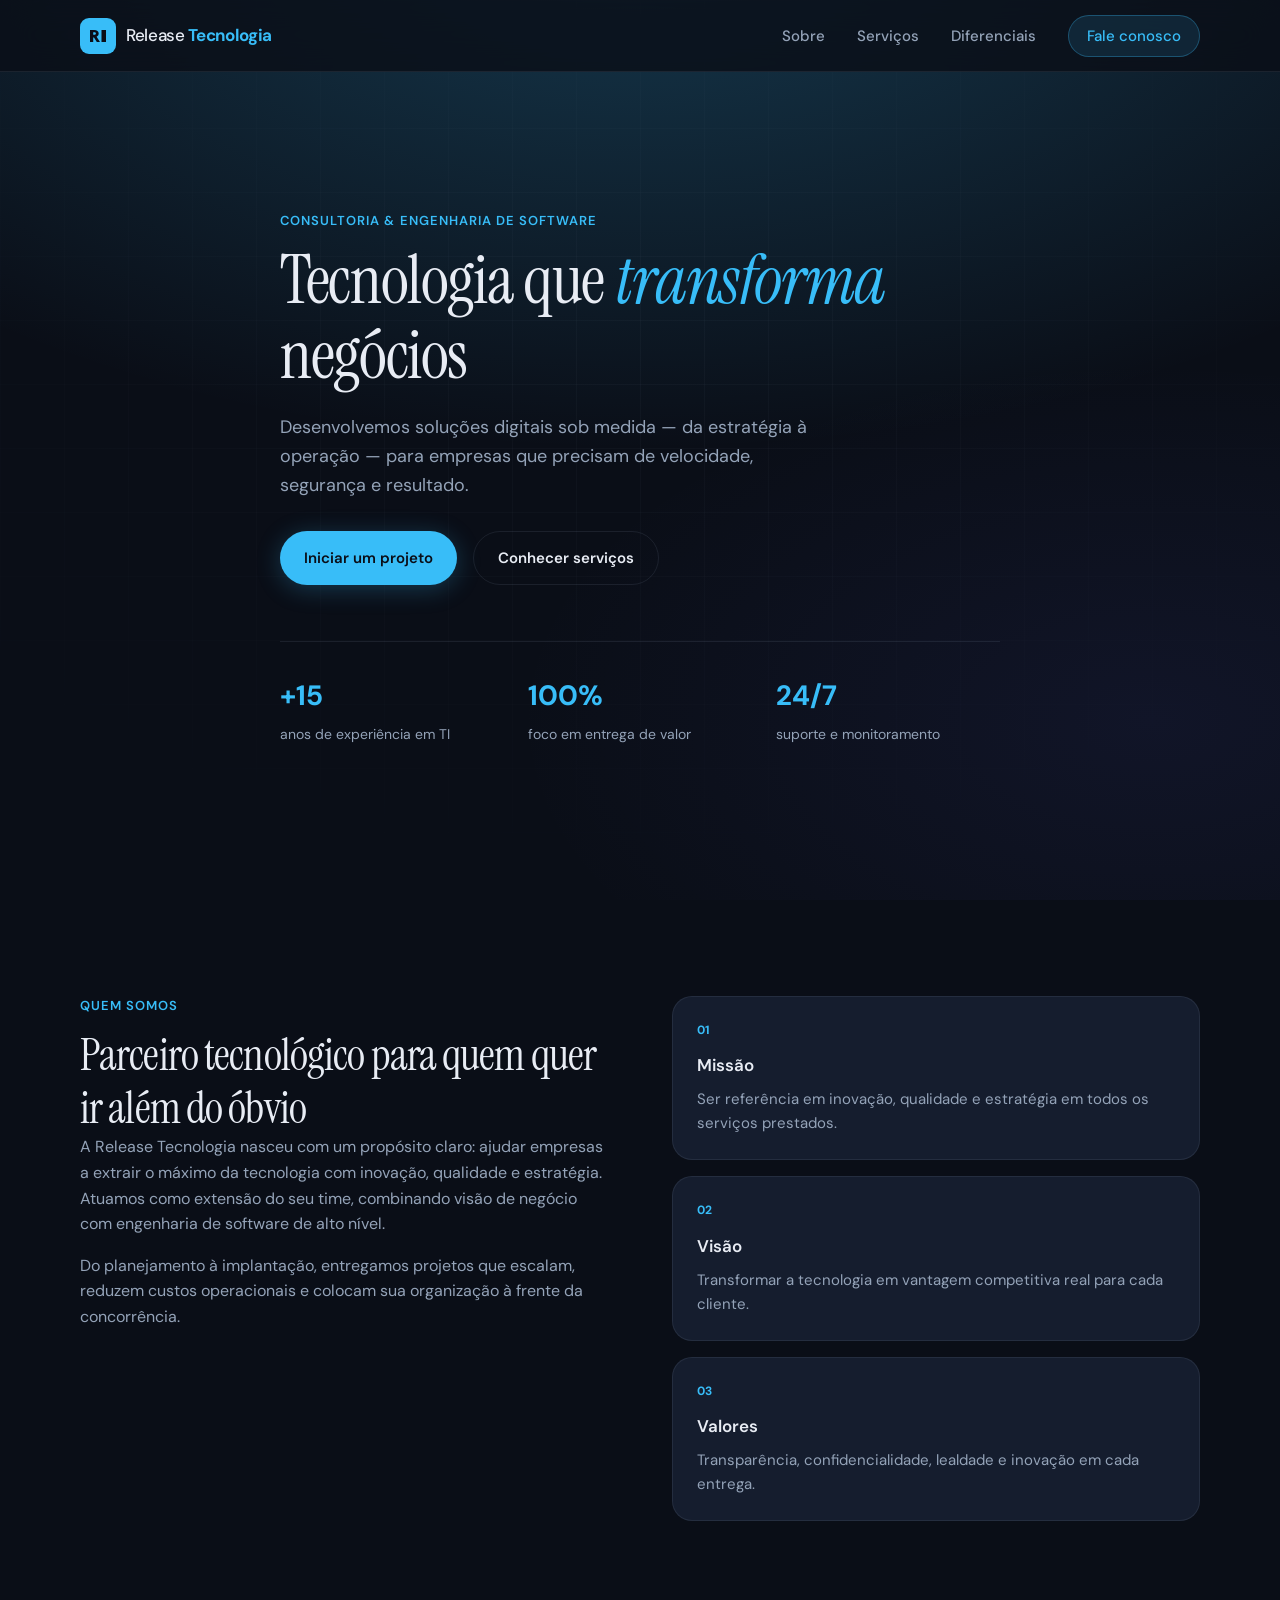
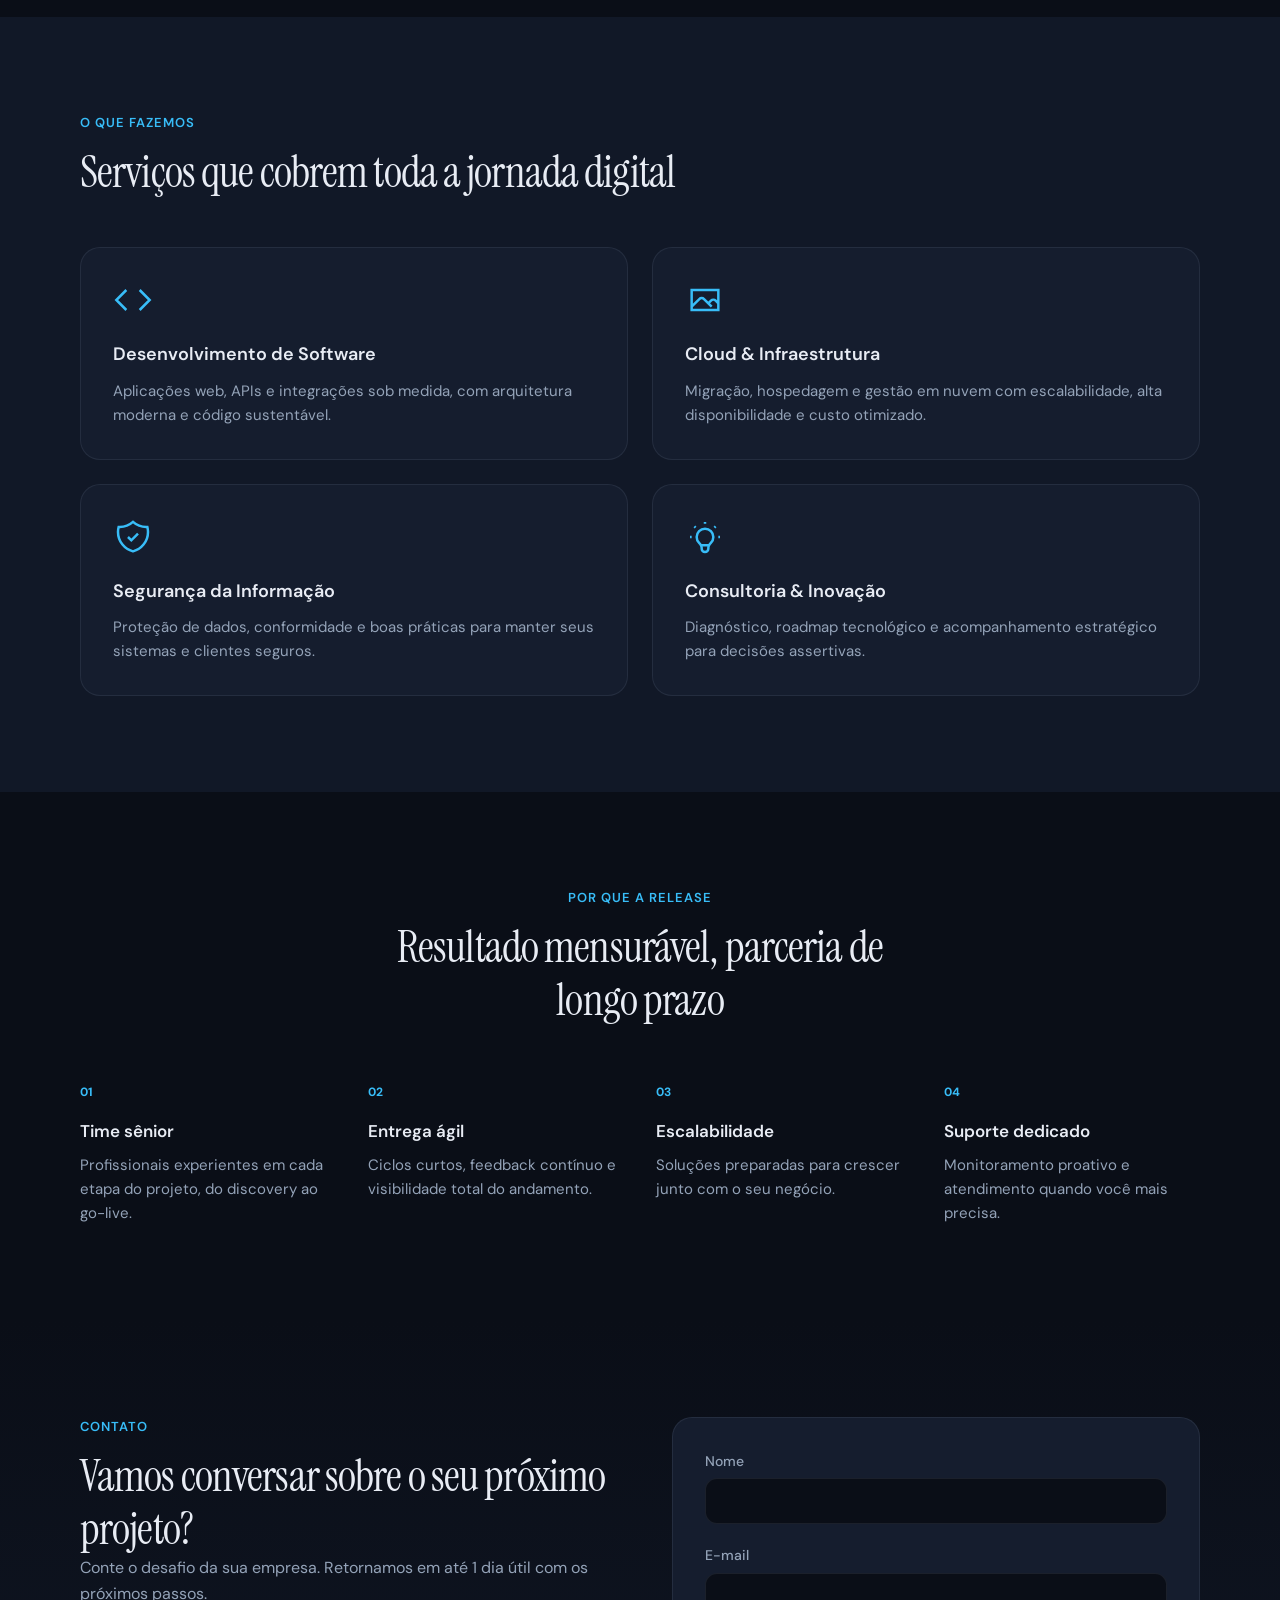
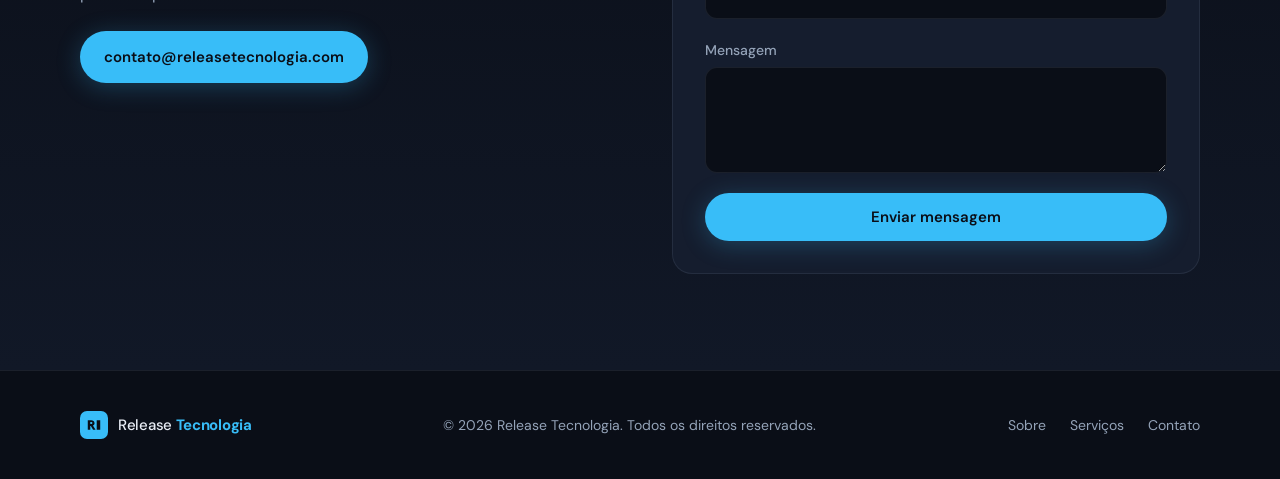
<file: index.html>
<!DOCTYPE html>
<html lang="pt-BR">
<head>
  <meta charset="UTF-8">
  <meta name="viewport" content="width=device-width, initial-scale=1.0">
  <meta name="description" content="Release Tecnologia — soluções em software, cloud e transformação digital para empresas que querem crescer com tecnologia de ponta.">
  <meta name="author" content="Release Tecnologia">
  <meta property="og:title" content="Release Tecnologia">
  <meta property="og:description" content="Tecnologia que transforma negócios.">
  <meta property="og:url" content="https://releasetecnologia.com">
  <meta property="og:type" content="website">
  <meta property="og:locale" content="pt_BR">
  <meta name="twitter:card" content="summary_large_image">
  <meta name="twitter:title" content="Release Tecnologia">
  <meta name="twitter:description" content="Tecnologia que transforma negócios.">
  <title>Release Tecnologia — Tecnologia que transforma negócios</title>
  <link rel="icon" href="assets/images/favicon.svg" type="image/svg+xml">
  <link rel="preconnect" href="https://fonts.googleapis.com">
  <link rel="preconnect" href="https://fonts.gstatic.com" crossorigin>
  <link href="https://fonts.googleapis.com/css2?family=DM+Sans:ital,opsz,wght@0,9..40,400;0,9..40,500;0,9..40,600;0,9..40,700;1,9..40,400&family=Instrument+Serif:ital@0;1&display=swap" rel="stylesheet">
  <link rel="stylesheet" href="assets/css/styles.css">
</head>
<body>
  <a class="skip-link" href="#conteudo">Ir para o conteúdo</a>

  <header class="header" id="topo">
    <div class="container header__inner">
      <a class="logo" href="#topo" aria-label="Release Tecnologia — início">
        <img src="assets/images/logo.svg" alt="" width="36" height="36">
        <span>Release <strong>Tecnologia</strong></span>
      </a>
      <button class="nav-toggle" type="button" aria-expanded="false" aria-controls="menu-principal" aria-label="Abrir menu">
        <span></span>
        <span></span>
        <span></span>
      </button>
      <nav class="nav" id="menu-principal" aria-label="Menu principal">
        <a href="#sobre">Sobre</a>
        <a href="#servicos">Serviços</a>
        <a href="#diferenciais">Diferenciais</a>
        <a href="#contato" class="nav__cta">Fale conosco</a>
      </nav>
    </div>
  </header>

  <main id="conteudo">
    <section class="hero">
      <div class="hero__bg" aria-hidden="true"></div>
      <div class="container hero__content">
        <p class="eyebrow">Consultoria &amp; engenharia de software</p>
        <h1>Tecnologia que <em>transforma</em> negócios</h1>
        <p class="hero__lead">
          Desenvolvemos soluções digitais sob medida — da estratégia à operação —
          para empresas que precisam de velocidade, segurança e resultado.
        </p>
        <div class="hero__actions">
          <a class="btn btn--primary" href="#contato">Iniciar um projeto</a>
          <a class="btn btn--ghost" href="#servicos">Conhecer serviços</a>
        </div>
        <dl class="hero__stats">
          <div>
            <dt>+15</dt>
            <dd>anos de experiência em TI</dd>
          </div>
          <div>
            <dt>100%</dt>
            <dd>foco em entrega de valor</dd>
          </div>
          <div>
            <dt>24/7</dt>
            <dd>suporte e monitoramento</dd>
          </div>
        </dl>
      </div>
    </section>

    <section class="section" id="sobre">
      <div class="container about">
        <div class="about__text">
          <p class="eyebrow">Quem somos</p>
          <h2>Parceiro tecnológico para quem quer ir além do óbvio</h2>
          <p>
            A Release Tecnologia nasceu com um propósito claro: ajudar empresas a
            extrair o máximo da tecnologia com inovação, qualidade e estratégia.
            Atuamos como extensão do seu time, combinando visão de negócio com
            engenharia de software de alto nível.
          </p>
          <p>
            Do planejamento à implantação, entregamos projetos que escalam,
            reduzem custos operacionais e colocam sua organização à frente da
            concorrência.
          </p>
        </div>
        <div class="about__cards">
          <article class="card">
            <div class="card__icon" aria-hidden="true">01</div>
            <h3>Missão</h3>
            <p>Ser referência em inovação, qualidade e estratégia em todos os serviços prestados.</p>
          </article>
          <article class="card">
            <div class="card__icon" aria-hidden="true">02</div>
            <h3>Visão</h3>
            <p>Transformar a tecnologia em vantagem competitiva real para cada cliente.</p>
          </article>
          <article class="card">
            <div class="card__icon" aria-hidden="true">03</div>
            <h3>Valores</h3>
            <p>Transparência, confidencialidade, lealdade e inovação em cada entrega.</p>
          </article>
        </div>
      </div>
    </section>

    <section class="section section--alt" id="servicos">
      <div class="container">
        <div class="section__header">
          <p class="eyebrow">O que fazemos</p>
          <h2>Serviços que cobrem toda a jornada digital</h2>
        </div>
        <div class="services">
          <article class="service">
            <div class="service__icon" aria-hidden="true">
              <svg viewBox="0 0 24 24" fill="none" stroke="currentColor" stroke-width="1.5"><path d="M16 18l6-6-6-6M8 6l-6 6 6 6"/></svg>
            </div>
            <h3>Desenvolvimento de Software</h3>
            <p>Aplicações web, APIs e integrações sob medida, com arquitetura moderna e código sustentável.</p>
          </article>
          <article class="service">
            <div class="service__icon" aria-hidden="true">
              <svg viewBox="0 0 24 24" fill="none" stroke="currentColor" stroke-width="1.5"><path d="M4 16l4.586-4.586a2 2 0 012.828 0L16 16m-2-2l1.586-1.586a2 2 0 012.828 0L20 14M4 6h16v12H4z"/></svg>
            </div>
            <h3>Cloud &amp; Infraestrutura</h3>
            <p>Migração, hospedagem e gestão em nuvem com escalabilidade, alta disponibilidade e custo otimizado.</p>
          </article>
          <article class="service">
            <div class="service__icon" aria-hidden="true">
              <svg viewBox="0 0 24 24" fill="none" stroke="currentColor" stroke-width="1.5"><path d="M9 12l2 2 4-4m5.618-4.016A11.955 11.955 0 0112 2.944a11.955 11.955 0 01-8.618 3.04A12.02 12.02 0 003 9c0 5.591 3.824 10.29 9 11.622 5.176-1.332 9-6.03 9-11.622 0-1.042-.133-2.052-.382-3.016z"/></svg>
            </div>
            <h3>Segurança da Informação</h3>
            <p>Proteção de dados, conformidade e boas práticas para manter seus sistemas e clientes seguros.</p>
          </article>
          <article class="service">
            <div class="service__icon" aria-hidden="true">
              <svg viewBox="0 0 24 24" fill="none" stroke="currentColor" stroke-width="1.5"><path d="M9.663 17h4.673M12 3v1m6.364 1.636l-.707.707M21 12h-1M4 12H3m3.343-5.657l-.707-.707m2.828 9.9a5 5 0 117.072 0l-.548.547A3.374 3.374 0 0014 18.469V19a2 2 0 11-4 0v-.531c0-.895-.356-1.754-.988-2.386l-.548-.547z"/></svg>
            </div>
            <h3>Consultoria &amp; Inovação</h3>
            <p>Diagnóstico, roadmap tecnológico e acompanhamento estratégico para decisões assertivas.</p>
          </article>
        </div>
      </div>
    </section>

    <section class="section" id="diferenciais">
      <div class="container">
        <div class="section__header section__header--center">
          <p class="eyebrow">Por que a Release</p>
          <h2>Resultado mensurável, parceria de longo prazo</h2>
        </div>
        <div class="features">
          <div class="feature">
            <span class="feature__number">01</span>
            <h3>Time sênior</h3>
            <p>Profissionais experientes em cada etapa do projeto, do discovery ao go-live.</p>
          </div>
          <div class="feature">
            <span class="feature__number">02</span>
            <h3>Entrega ágil</h3>
            <p>Ciclos curtos, feedback contínuo e visibilidade total do andamento.</p>
          </div>
          <div class="feature">
            <span class="feature__number">03</span>
            <h3>Escalabilidade</h3>
            <p>Soluções preparadas para crescer junto com o seu negócio.</p>
          </div>
          <div class="feature">
            <span class="feature__number">04</span>
            <h3>Suporte dedicado</h3>
            <p>Monitoramento proativo e atendimento quando você mais precisa.</p>
          </div>
        </div>
      </div>
    </section>

    <section class="section section--cta" id="contato">
      <div class="container cta">
        <div class="cta__content">
          <p class="eyebrow">Contato</p>
          <h2>Vamos conversar sobre o seu próximo projeto?</h2>
          <p>
            Conte o desafio da sua empresa. Retornamos em até 1 dia útil com
            os próximos passos.
          </p>
          <div class="cta__links">
            <a class="btn btn--primary" href="mailto:contato@releasetecnologia.com">
              contato@releasetecnologia.com
            </a>
          </div>
        </div>
        <form class="contact-form" action="https://formsubmit.co/contato@releasetecnologia.com" method="POST">
          <input type="hidden" name="_subject" value="Novo contato — releasetecnologia.com">
          <input type="hidden" name="_captcha" value="false">
          <input type="text" name="_honey" style="display:none">
          <input type="hidden" name="_next" value="https://releasetecnologia.com/?enviado=1#contato">
          <div class="form-group">
            <label for="nome">Nome</label>
            <input type="text" id="nome" name="nome" required autocomplete="name">
          </div>
          <div class="form-group">
            <label for="email">E-mail</label>
            <input type="email" id="email" name="email" required autocomplete="email">
          </div>
          <div class="form-group">
            <label for="mensagem">Mensagem</label>
            <textarea id="mensagem" name="mensagem" rows="4" required></textarea>
          </div>
          <button class="btn btn--primary btn--full" type="submit">Enviar mensagem</button>
        </form>
      </div>
    </section>
  </main>

  <footer class="footer">
    <div class="container footer__inner">
      <a class="logo logo--footer" href="#topo">
        <img src="assets/images/logo.svg" alt="" width="28" height="28">
        <span>Release <strong>Tecnologia</strong></span>
      </a>
      <p class="footer__copy">&copy; <span id="ano"></span> Release Tecnologia. Todos os direitos reservados.</p>
      <nav class="footer__nav" aria-label="Links do rodapé">
        <a href="#sobre">Sobre</a>
        <a href="#servicos">Serviços</a>
        <a href="#contato">Contato</a>
      </nav>
    </div>
  </footer>

  <div class="toast" id="toast" role="status" aria-live="polite" hidden>
    Mensagem enviada com sucesso! Entraremos em contato em breve.
  </div>

  <script src="assets/js/main.js"></script>
</body>
</html>
</file>
<file: assets/css/styles.css>
:root {
  --bg: #0a0e17;
  --bg-alt: #111827;
  --bg-card: #151d2e;
  --text: #e8ecf4;
  --text-muted: #94a3b8;
  --accent: #38bdf8;
  --accent-dim: rgba(56, 189, 248, 0.12);
  --accent-glow: rgba(56, 189, 248, 0.25);
  --border: rgba(148, 163, 184, 0.12);
  --font-sans: "DM Sans", system-ui, sans-serif;
  --font-serif: "Instrument Serif", Georgia, serif;
  --radius: 12px;
  --radius-lg: 20px;
  --header-h: 72px;
  --transition: 0.25s ease;
}

*,
*::before,
*::after {
  box-sizing: border-box;
  margin: 0;
  padding: 0;
}

html {
  scroll-behavior: smooth;
  scroll-padding-top: var(--header-h);
}

body {
  font-family: var(--font-sans);
  font-size: 1rem;
  line-height: 1.6;
  color: var(--text);
  background: var(--bg);
  -webkit-font-smoothing: antialiased;
}

img {
  display: block;
  max-width: 100%;
}

a {
  color: inherit;
  text-decoration: none;
}

.skip-link {
  position: absolute;
  top: -100%;
  left: 1rem;
  z-index: 200;
  padding: 0.5rem 1rem;
  background: var(--accent);
  color: var(--bg);
  border-radius: var(--radius);
  font-weight: 600;
}

.skip-link:focus {
  top: 1rem;
}

.container {
  width: min(1120px, 100% - 2.5rem);
  margin-inline: auto;
}

.eyebrow {
  font-size: 0.8125rem;
  font-weight: 600;
  letter-spacing: 0.08em;
  text-transform: uppercase;
  color: var(--accent);
  margin-bottom: 0.75rem;
}

/* Header */
.header {
  position: fixed;
  inset: 0 0 auto;
  z-index: 100;
  height: var(--header-h);
  background: rgba(10, 14, 23, 0.8);
  backdrop-filter: blur(16px);
  border-bottom: 1px solid var(--border);
}

.header__inner {
  display: flex;
  align-items: center;
  justify-content: space-between;
  height: 100%;
}

.logo {
  display: flex;
  align-items: center;
  gap: 0.625rem;
  font-size: 1.0625rem;
  font-weight: 500;
  letter-spacing: -0.02em;
}

.logo strong {
  font-weight: 700;
  color: var(--accent);
}

.nav {
  display: flex;
  align-items: center;
  gap: 2rem;
}

.nav a {
  font-size: 0.9375rem;
  font-weight: 500;
  color: var(--text-muted);
  transition: color var(--transition);
}

.nav a:hover,
.nav a:focus-visible {
  color: var(--text);
}

.nav__cta {
  padding: 0.5rem 1.125rem;
  background: var(--accent-dim);
  color: var(--accent) !important;
  border: 1px solid rgba(56, 189, 248, 0.3);
  border-radius: 999px;
}

.nav__cta:hover {
  background: rgba(56, 189, 248, 0.2);
}

.nav-toggle {
  display: none;
  flex-direction: column;
  gap: 5px;
  padding: 0.5rem;
  background: none;
  border: none;
  cursor: pointer;
}

.nav-toggle span {
  display: block;
  width: 22px;
  height: 2px;
  background: var(--text);
  border-radius: 2px;
  transition: transform var(--transition), opacity var(--transition);
}

.nav-toggle[aria-expanded="true"] span:nth-child(1) {
  transform: translateY(7px) rotate(45deg);
}

.nav-toggle[aria-expanded="true"] span:nth-child(2) {
  opacity: 0;
}

.nav-toggle[aria-expanded="true"] span:nth-child(3) {
  transform: translateY(-7px) rotate(-45deg);
}

/* Hero */
.hero {
  position: relative;
  min-height: 100svh;
  display: flex;
  align-items: center;
  padding: calc(var(--header-h) + 3rem) 0 4rem;
  overflow: hidden;
}

.hero__bg {
  position: absolute;
  inset: 0;
  background:
    radial-gradient(ellipse 80% 60% at 50% -10%, var(--accent-glow), transparent),
    radial-gradient(ellipse 50% 40% at 90% 80%, rgba(99, 102, 241, 0.08), transparent);
  pointer-events: none;
}

.hero__bg::after {
  content: "";
  position: absolute;
  inset: 0;
  background-image:
    linear-gradient(var(--border) 1px, transparent 1px),
    linear-gradient(90deg, var(--border) 1px, transparent 1px);
  background-size: 64px 64px;
  mask-image: radial-gradient(ellipse 70% 60% at 50% 40%, black, transparent);
  opacity: 0.4;
}

.hero__content {
  position: relative;
  max-width: 720px;
}

.hero h1 {
  font-family: var(--font-serif);
  font-size: clamp(2.75rem, 6vw, 4.25rem);
  font-weight: 400;
  line-height: 1.1;
  letter-spacing: -0.02em;
  margin-bottom: 1.25rem;
}

.hero h1 em {
  font-style: italic;
  color: var(--accent);
}

.hero__lead {
  font-size: 1.125rem;
  color: var(--text-muted);
  max-width: 540px;
  margin-bottom: 2rem;
}

.hero__actions {
  display: flex;
  flex-wrap: wrap;
  gap: 1rem;
  margin-bottom: 3.5rem;
}

.btn {
  display: inline-flex;
  align-items: center;
  justify-content: center;
  padding: 0.875rem 1.5rem;
  font-family: inherit;
  font-size: 0.9375rem;
  font-weight: 600;
  border-radius: 999px;
  border: none;
  cursor: pointer;
  transition: transform var(--transition), background var(--transition), box-shadow var(--transition);
}

.btn:hover {
  transform: translateY(-1px);
}

.btn--primary {
  background: var(--accent);
  color: var(--bg);
  box-shadow: 0 4px 24px var(--accent-glow);
}

.btn--primary:hover {
  box-shadow: 0 8px 32px var(--accent-glow);
}

.btn--ghost {
  background: transparent;
  color: var(--text);
  border: 1px solid var(--border);
}

.btn--ghost:hover {
  border-color: var(--text-muted);
  background: rgba(255, 255, 255, 0.03);
}

.btn--full {
  width: 100%;
}

.hero__stats {
  display: grid;
  grid-template-columns: repeat(3, 1fr);
  gap: 1.5rem;
  padding-top: 2rem;
  border-top: 1px solid var(--border);
}

.hero__stats dt {
  font-size: 1.75rem;
  font-weight: 700;
  color: var(--accent);
  margin-bottom: 0.25rem;
}

.hero__stats dd {
  font-size: 0.875rem;
  color: var(--text-muted);
}

/* Sections */
.section {
  padding: 6rem 0;
}

.section--alt {
  background: var(--bg-alt);
}

.section--cta {
  background: linear-gradient(180deg, var(--bg) 0%, var(--bg-alt) 100%);
}

.section__header {
  margin-bottom: 3rem;
}

.section__header--center {
  text-align: center;
  max-width: 560px;
  margin-inline: auto;
  margin-bottom: 3.5rem;
}

.section h2 {
  font-family: var(--font-serif);
  font-size: clamp(2rem, 4vw, 2.75rem);
  font-weight: 400;
  line-height: 1.2;
  letter-spacing: -0.02em;
}

/* About */
.about {
  display: grid;
  grid-template-columns: 1fr 1fr;
  gap: 4rem;
  align-items: start;
}

.about__text p:not(.eyebrow) {
  color: var(--text-muted);
  margin-bottom: 1rem;
}

.about__cards {
  display: flex;
  flex-direction: column;
  gap: 1rem;
}

.card {
  padding: 1.5rem;
  background: var(--bg-card);
  border: 1px solid var(--border);
  border-radius: var(--radius-lg);
  transition: border-color var(--transition);
}

.card:hover {
  border-color: rgba(56, 189, 248, 0.3);
}

.card__icon {
  font-size: 0.75rem;
  font-weight: 700;
  color: var(--accent);
  margin-bottom: 0.75rem;
}

.card h3 {
  font-size: 1.0625rem;
  font-weight: 600;
  margin-bottom: 0.5rem;
}

.card p {
  font-size: 0.9375rem;
  color: var(--text-muted);
}

/* Services */
.services {
  display: grid;
  grid-template-columns: repeat(2, 1fr);
  gap: 1.5rem;
}

.service {
  padding: 2rem;
  background: var(--bg-card);
  border: 1px solid var(--border);
  border-radius: var(--radius-lg);
  transition: transform var(--transition), border-color var(--transition);
}

.service:hover {
  transform: translateY(-2px);
  border-color: rgba(56, 189, 248, 0.25);
}

.service__icon {
  width: 40px;
  height: 40px;
  margin-bottom: 1.25rem;
  color: var(--accent);
}

.service__icon svg {
  width: 100%;
  height: 100%;
}

.service h3 {
  font-size: 1.125rem;
  font-weight: 600;
  margin-bottom: 0.625rem;
}

.service p {
  font-size: 0.9375rem;
  color: var(--text-muted);
}

/* Features */
.features {
  display: grid;
  grid-template-columns: repeat(4, 1fr);
  gap: 2rem;
}

.feature__number {
  display: block;
  font-size: 0.75rem;
  font-weight: 700;
  color: var(--accent);
  margin-bottom: 1rem;
}

.feature h3 {
  font-size: 1.0625rem;
  font-weight: 600;
  margin-bottom: 0.5rem;
}

.feature p {
  font-size: 0.9375rem;
  color: var(--text-muted);
}

/* Contact */
.cta {
  display: grid;
  grid-template-columns: 1fr 1fr;
  gap: 4rem;
  align-items: start;
}

.cta__content p:not(.eyebrow) {
  color: var(--text-muted);
  margin-bottom: 1.5rem;
}

.cta__links {
  display: flex;
  flex-wrap: wrap;
  gap: 1rem;
}

.contact-form {
  display: flex;
  flex-direction: column;
  gap: 1.25rem;
  padding: 2rem;
  background: var(--bg-card);
  border: 1px solid var(--border);
  border-radius: var(--radius-lg);
}

.form-group {
  display: flex;
  flex-direction: column;
  gap: 0.375rem;
}

.form-group label {
  font-size: 0.875rem;
  font-weight: 500;
  color: var(--text-muted);
}

.form-group input,
.form-group textarea {
  padding: 0.75rem 1rem;
  font-family: inherit;
  font-size: 0.9375rem;
  color: var(--text);
  background: var(--bg);
  border: 1px solid var(--border);
  border-radius: var(--radius);
  transition: border-color var(--transition);
}

.form-group input:focus,
.form-group textarea:focus {
  outline: none;
  border-color: var(--accent);
}

.form-group textarea {
  resize: vertical;
  min-height: 100px;
}

/* Footer */
.footer {
  padding: 2.5rem 0;
  border-top: 1px solid var(--border);
}

.footer__inner {
  display: flex;
  flex-wrap: wrap;
  align-items: center;
  justify-content: space-between;
  gap: 1.5rem;
}

.logo--footer {
  font-size: 0.9375rem;
}

.footer__copy {
  font-size: 0.875rem;
  color: var(--text-muted);
}

.footer__nav {
  display: flex;
  gap: 1.5rem;
}

.footer__nav a {
  font-size: 0.875rem;
  color: var(--text-muted);
  transition: color var(--transition);
}

.footer__nav a:hover {
  color: var(--text);
}

/* Toast */
.toast {
  position: fixed;
  bottom: 2rem;
  left: 50%;
  transform: translateX(-50%) translateY(100px);
  padding: 1rem 1.5rem;
  background: var(--bg-card);
  border: 1px solid rgba(56, 189, 248, 0.4);
  border-radius: var(--radius);
  font-size: 0.9375rem;
  box-shadow: 0 8px 32px rgba(0, 0, 0, 0.4);
  transition: transform 0.4s ease, opacity 0.4s ease;
  opacity: 0;
  z-index: 200;
}

.toast.is-visible {
  transform: translateX(-50%) translateY(0);
  opacity: 1;
}

/* 404 */
.error-page {
  min-height: 100svh;
  display: flex;
  flex-direction: column;
  align-items: center;
  justify-content: center;
  text-align: center;
  padding: 2rem;
}

.error-page h1 {
  font-family: var(--font-serif);
  font-size: 6rem;
  color: var(--accent);
  line-height: 1;
  margin-bottom: 0.5rem;
}

.error-page p {
  color: var(--text-muted);
  margin-bottom: 2rem;
}

/* Responsive */
@media (max-width: 900px) {
  .about,
  .cta {
    grid-template-columns: 1fr;
    gap: 2.5rem;
  }

  .features {
    grid-template-columns: repeat(2, 1fr);
  }
}

@media (max-width: 768px) {
  .nav-toggle {
    display: flex;
  }

  .nav {
    position: fixed;
    inset: var(--header-h) 0 auto;
    flex-direction: column;
    align-items: stretch;
    gap: 0;
    padding: 1rem;
    background: var(--bg);
    border-bottom: 1px solid var(--border);
    transform: translateY(-120%);
    opacity: 0;
    pointer-events: none;
    transition: transform var(--transition), opacity var(--transition);
  }

  .nav.is-open {
    transform: translateY(0);
    opacity: 1;
    pointer-events: auto;
  }

  .nav a {
    padding: 0.875rem 1rem;
    border-radius: var(--radius);
  }

  .nav a:hover {
    background: rgba(255, 255, 255, 0.04);
  }

  .nav__cta {
    text-align: center;
    margin-top: 0.5rem;
  }

  .services {
    grid-template-columns: 1fr;
  }

  .hero__stats {
    grid-template-columns: 1fr;
    gap: 1rem;
  }

  .features {
    grid-template-columns: 1fr;
  }

  .footer__inner {
    flex-direction: column;
    text-align: center;
  }
}

@media (prefers-reduced-motion: reduce) {
  html {
    scroll-behavior: auto;
  }

  *,
  *::before,
  *::after {
    transition-duration: 0.01ms !important;
  }
}
</file>
